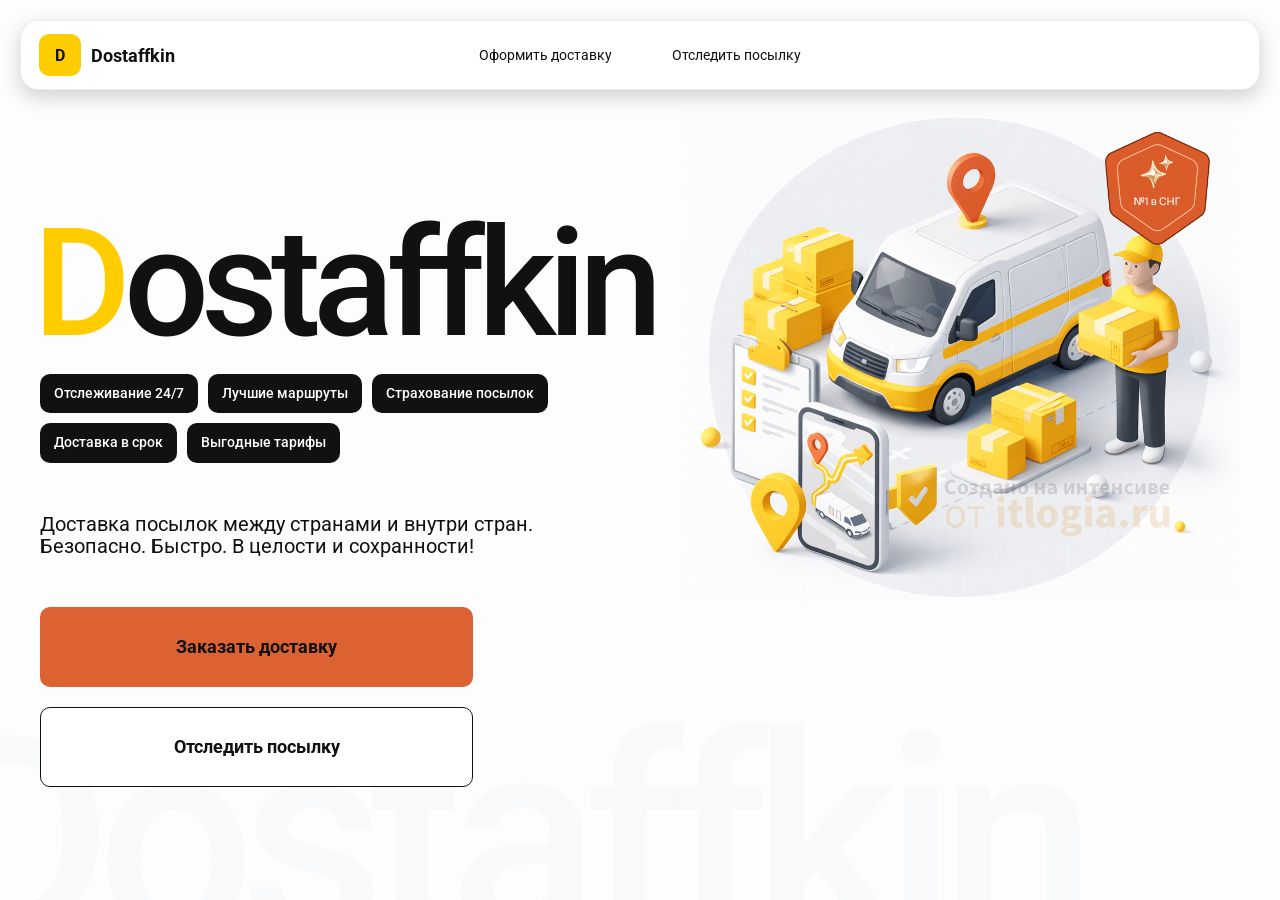
<file: urok2/index.html>
<!DOCTYPE html>
<html lang="ru">

<head>
    <meta charset="UTF-8">
    <meta name="viewport" content="width=device-width, initial-scale=1.0">
    <title>Dostaffkin - Доставка посылок между странами и внутри стран.Безопасно. Быстро. В целости и сохранности!
    </title>

    <link rel="stylesheet" href="styles/base.css" />
    <link rel="stylesheet" href="styles/base_adaptive.css" />
    <link rel="stylesheet" href="styles/index.css" />
    <link rel="stylesheet" href="styles/index_adaptive.css" />

    <div class="container">
        <header class="header">
            <a class="header-brand" href="#">
                <div class="header-logo">D</div>
                <div class="header-title">Dostaffkin</div>
            </a>
            <nav class="header-menu">
                <a class="header-link" href="./order.html">Оформить <span>доставку</span></a>
                <a class="header-link" href="./track.html">Отследить <span>посылку</span></a>
            </nav>
        </header>
        <main class="main">
            <section class="main-info">
                <div class="main-title">
                    <span>D</span>ostaffkin
                </div>
                <div class="main-features">
                    <div class="main-feature">Отслеживание 24/7</div>
                    <div class="main-feature">Лучшие маршруты</div>
                    <div class="main-feature">Страхование посылок</div>
                    <div class="main-feature">Доставка в срок</div>
                    <div class="main-feature">Выгодные тарифы</div>
                </div>
                <div class="main-description">
                    Доставка посылок между странами и внутри стран.
                    Безопасно. Быстро. В целости и сохранности!
                </div>
                <div class="main-actions">
                    <a class="button" type="button" href="./order.html">Заказать доставку</a>
                    <a class="button button-white" type="button" href="./track.html">Отследить посылку</a>
                </div>
            </section>
            <div class="main-title-ghost">Dostaffkin</div>
            <section class="main-image">
                <img src="images/main-image.png" alt="Main imag" />
            </section>
        </main>

    </div>
</head>

<body>

</body>

</html>
</file>
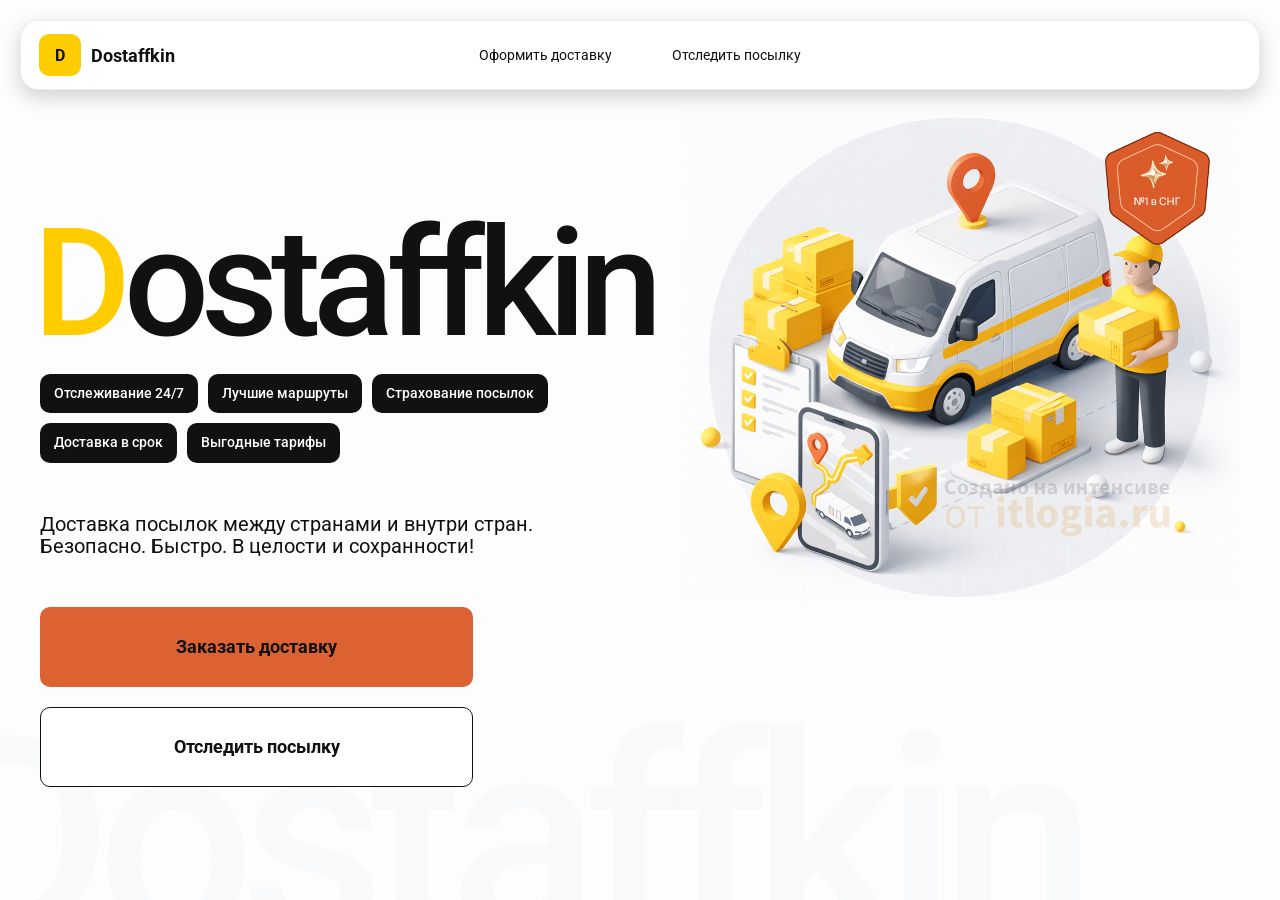
<file: itlogia/urok2/index.html>
<!DOCTYPE html>
<html lang="ru">

<head>
    <meta charset="UTF-8">
    <meta name="viewport" content="width=device-width, initial-scale=1.0">
    <title>Dostaffkin - Доставка посылок между странами и внутри стран. Безопасно. Быстро. В целости и сохранности!
    </title>

    <link rel="stylesheet" href="styles/base.css" />
    <link rel="stylesheet" href="styles/base_adaptive.css" />
    <link rel="stylesheet" href="styles/index.css" />
    <link rel="stylesheet" href="styles/index_adaptive.css" />

    <div class="container">
        <header class="header">
            <a class="header-brand" href="#">
                <div class="header-logo">D</div>
                <div class="header-title">Dostaffkin</div>
            </a>
            <nav class="header-menu">
                <a class="header-link" href="#">Оформить <span>доставку</span></a>
                <a class="header-link" href="#">Отследить <span>посылку</span></a>
            </nav>
        </header>
        <main class="main">
            <section class="main-info">
                <div class="main-title">
                    <span>D</span>ostaffkin
                </div>
                <div class="main-features">
                    <div class="main-feature">Отслеживание 24/7</div>
                    <div class="main-feature">Лучшие маршруты</div>
                    <div class="main-feature">Страхование посылок</div>
                    <div class="main-feature">Доставка в срок</div>
                    <div class="main-feature">Выгодные тарифы</div>
                </div>
                <div class="main-description">
                    Доставка посылок между странами и внутри стран.
                    Безопасно. Быстро. В целости и сохранности!
                </div>
                <div class="main-actions">
                    <a class="button" type="button" href="./order.html">Заказать доставку</a>
                    <a class="button button-white" type="button" href="./track.html">Отследить посылку</a>
                </div>
            </section>
            <div class="main-title-ghost">Dostaffkin</div>
            <section class="main-image">
                <img src="images/main-image.png" alt="Main image" />
            </section>
        </main>

    </div>
</head>

<body>

</body>

</html>
</file>
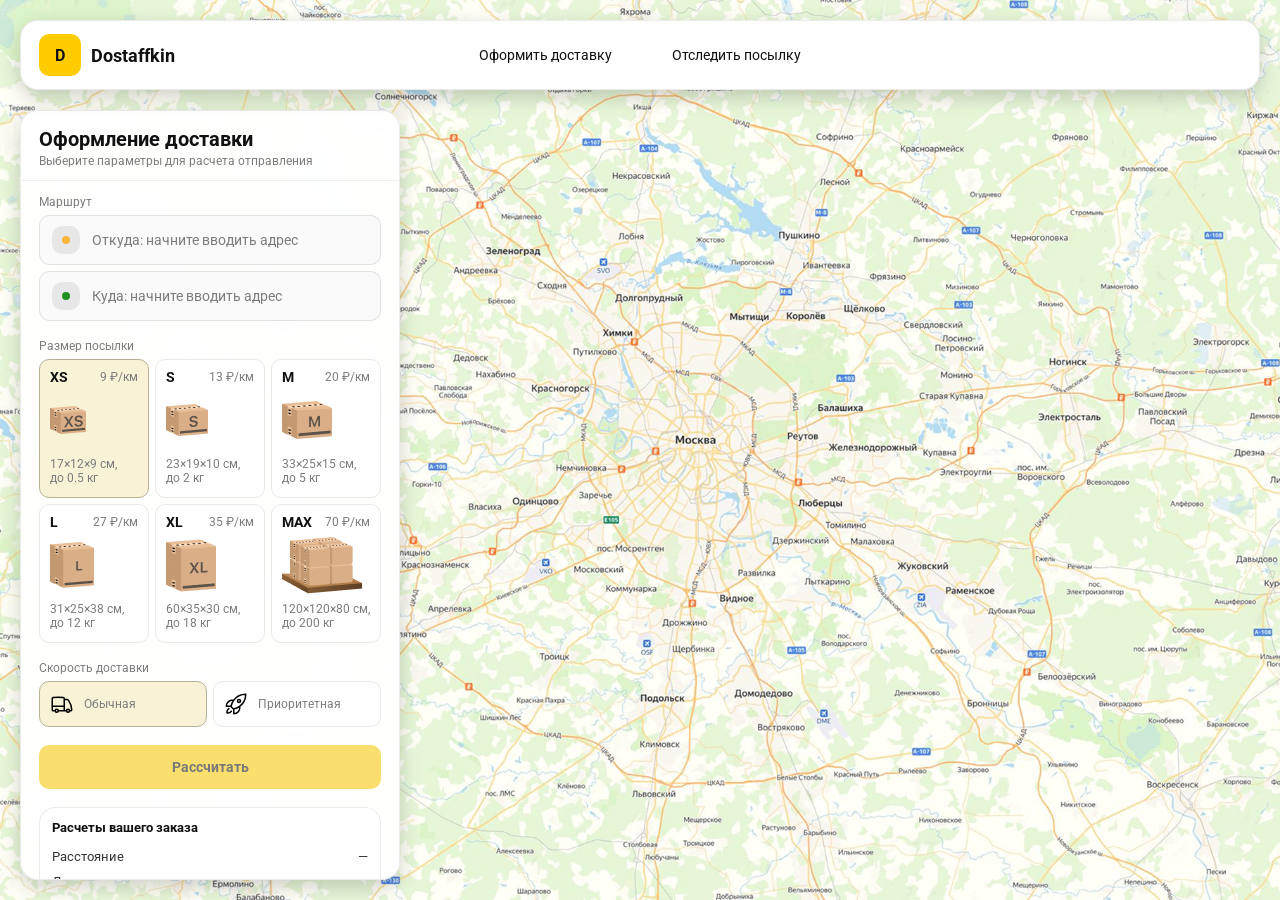
<file: urok2/order.html>
<!doctype html>
<html lang="ru">

<head>
    <meta charset="utf-8" />
    <meta name="viewport" content="width=device-width,initial-scale=1.0">
    <title>Оформление доставки</title>

    <link rel="stylesheet" href="styles/base.css" />
    <link rel="stylesheet" href="styles/base_adaptive.css" />

    <link rel="stylesheet" href="styles/order.css" />
    <link rel="stylesheet" href="styles/order_adaptive.css" />
</head>

<body>
    <div id="map">
        <header class="header">
            <a class="header-brand" href="./index.html">
                <div class="header-logo">D</div>
                <div class="header-title">Dostaffkin</div>
            </a>
            <nav class="header-menu">
                <a class="header-link" href="#">Оформить <span>доставку</span></a>
                <a class="header-link" href="./track.html">Отследить <span>посылку</span></a>
            </nav>
        </header>
        <aside class="main" id="sidebar">
            <div class="main-header">
                <div class="main-title">Оформление доставки</div>
                <div class="main-text">Выберите параметры для расчета отправления</div>
            </div>
            <div class="main-content">
                <div class="main-route">
                    <div class="main-block-title">Маршрут</div>
                    <div class="main-fields">
                        <div class="main-field" id="fromField">
                            <div class="main-pin"></div>
                            <input id="from" placeholder="Откуда: начните вводить адрес" autocomplete="off" />
                            <div class="main-ac" id="fromAc" role="listbox" aria-label="Подсказки адресов"></div>
                        </div>

                        <div class="main-field" id="toField">
                            <div class="main-pin"></div>
                            <input id="to" placeholder="Куда: начните вводить адрес" autocomplete="off" />
                            <div class="main-ac" id="toAc" role="listbox" aria-label="Подсказки адресов"></div>
                        </div>
                    </div>
                </div>
                <div class="main-package">
                    <div class="main-block-title">Размер посылки</div>

                    <div class="main-sizes">
                        <div class="main-size-card is-active" data-value="xs">
                            <div class="main-size-top">
                                <div class="main-size-label">XS</div>
                                <div class="main-size-rate">9 ₽/км</div>
                            </div>
                            <div class="main-size-media">
                                <img src="images/sizes/xs.png" alt="Короб XS" />
                            </div>
                            <div class="main-size-description">17×12×9 см,<br>до 0.5 кг</div>
                        </div>

                        <div class="main-size-card" data-value="s">
                            <div class="main-size-top">
                                <div class="main-size-label">S</div>
                                <div class="main-size-rate">13 ₽/км</div>
                            </div>
                            <div class="main-size-media">
                                <img src="images/sizes/s.png" alt="Короб S" />
                            </div>
                            <div class="main-size-description">23×19×10 см,<br>до 2 кг</div>
                        </div>

                        <div class="main-size-card" data-value="m">
                            <div class="main-size-top">
                                <div class="main-size-label">M</div>
                                <div class="main-size-rate">20 ₽/км</div>
                            </div>
                            <div class="main-size-media">
                                <img src="images/sizes/m.png" alt="Короб M" />
                            </div>
                            <div class="main-size-description">33×25×15 см,<br>до 5 кг</div>
                        </div>

                        <div class="main-size-card" data-value="l">
                            <div class="main-size-top">
                                <div class="main-size-label">L</div>
                                <div class="main-size-rate">27 ₽/км</div>
                            </div>
                            <div class="main-size-media">
                                <img src="images/sizes/l.png" alt="Короб L" />
                            </div>
                            <div class="main-size-description">31×25×38 см,<br>до 12 кг</div>
                        </div>

                        <div class="main-size-card" data-value="xl">
                            <div class="main-size-top">
                                <div class="main-size-label">XL</div>
                                <div class="main-size-rate">35 ₽/км</div>
                            </div>
                            <div class="main-size-media">
                                <img src="images/sizes/xl.png" alt="Короб XL" />
                            </div>
                            <div class="main-size-description">60×35×30 см,<br>до 18 кг</div>
                        </div>

                        <div class="main-size-card" data-value="max">
                            <div class="main-size-top">
                                <div class="main-size-label">MAX</div>
                                <div class="main-size-rate">70 ₽/км</div>
                            </div>
                            <div class="main-size-media main-size-media-palleta">
                                <img src="images/sizes/max.png" alt="Паллета" />
                            </div>
                            <div class="main-size-description">120×120×80 см,<br>до 200 кг</div>
                        </div>
                    </div>
                </div>
                <div class="main-speed">
                    <div class="main-block-title">Скорость доставки</div>

                    <div class="main-speeds">
                        <div class="main-speed-card is-active" data-value="regular">
                            <img class="main-speed-media" src="images/icons/regular.svg" alt="Regular" />
                            <div class="main-speed-description">Обычная</div>
                        </div>
                        <div class="main-speed-card" data-value="fast">
                            <img class="main-speed-media" src="images/icons/fast.svg" alt="Fast" />
                            <div class="main-speed-description">Приоритетная</div>
                        </div>

                    </div>
                </div>
                <div class="main-calculate-block">
                    <button id="calc" class="button calculate-button" type="button" disabled>Рассчитать</button>
                </div>
                <div class="main-result" id="result">
                    <div class="main-result-title">Расчеты вашего заказа</div>
                    <div class="main-result-lines">
                        <div class="main-result-line"><span>Расстояние</span><span id="distanceValue">—</span></div>
                        <div class="main-result-line"><span>Доставим через</span><span id="durationValue">—</span></div>
                        <div class="main-result-line"><span>Тариф</span><span id="rateValue">—</span></div>
                    </div>
                    <div class="main-price">
                        <div class="main-price-label">Итого</div>
                        <div class="main-price-value" id="totalValue">—</div>
                    </div>
                </div>
                <div class="main-order-box">
                    <div class="main-order-form" id="orderForm">
                        <div class="main-order-title">Оформление доставки</div>
                        <div class="main-block-info-row">
                            <div class="main-block-title">Контакты</div>
                            <div class="order-fields">
                                <div class="main-field">
                                    <input id="customerName" placeholder="Ваше имя" autocomplete="off" />
                                </div>
                                <div class="main-field">
                                    <input id="customerPhone" placeholder="Ваш телефон" autocomplete="off"
                                        inputmode="tel" />
                                </div>
                            </div>
                        </div>
                        <div class="main-block-info-row extra-info">
                            <div class="main-block-title">Дополнительная информация</div>
                            <div class="main-field textarea">
                                <textarea id="comment" placeholder="Детали доставки и комментарии"></textarea>
                            </div>
                        </div>
                        <button id="submit" class="button main-submit-request" type="button" disabled>Отправить
                            заявку
                        </button>
                    </div>

                    <div class="main-order-success" id="orderSuccess">
                        <div class="main-success-icon">✓</div>
                        <div class="main-success-title">Заявка отправлена!</div>
                        <div class="main-success-title">Номер отправления – <span id="orderId"></span></div>
                        <div class="main-success-subtitle">Мы скоро свяжемся с вами</div>
                    </div>
                </div>

            </div>
        </aside>
    </div>
</body>

</html>
</file>
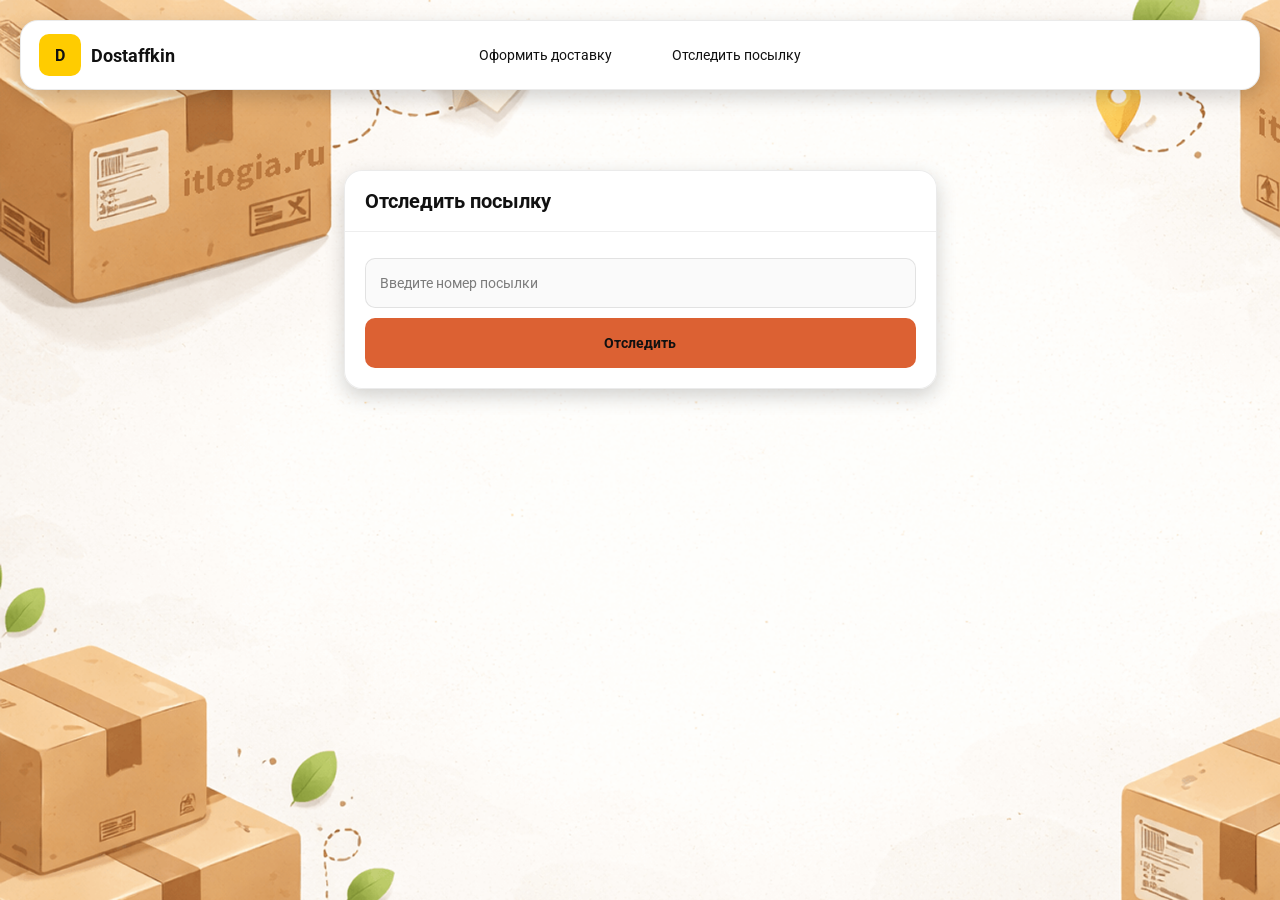
<file: urok2/track.html>
<!doctype html>
<html lang="ru">

<head>
    <meta charset="utf-8" />
    <meta name="viewport" content="width=device-width,initial-scale=1.0">
    <title>Отследить посылку</title>
    <link rel="stylesheet" href="styles/base.css" />
    <link rel="stylesheet" href="styles/base_adaptive.css" />

    <link rel="stylesheet" href="styles/track.css" />
    <link rel="stylesheet" href="styles/track_adaptive.css" />
</head>

<body>
    <div class="container">
        <header class="header">
            <a class="header-brand" href="./index.html">
                <div class="header-logo">D</div>
                <div class="header-title">Dostaffkin</div>
            </a>
            <nav class="header-menu">
                <a class="header-link" href="./order.html">Оформить <span>доставку</span></a>
                <a class="header-link" href="#">Отследить <span>посылку</span></a>
            </nav>
        </header>
        <main class="track-content">
            <section class="track-card track-search">
                <div class="track-title">Отследить посылку</div>
                <div class="track-action">
                    <div class="main-field track-field">
                        <input id="trackNumber" placeholder="Введите номер посылки" autocomplete="off" />
                    </div>
                    <button id="trackButton" class="button track-button" type="button">Отследить</button>
                </div>
            </section>
            <section class="track-card track-result" id="trackResult">
                <div class="track-result-header">
                    <div class="track-id" id="trackIdValue"></div>
                    <div class="track-routes">
                        <div class="track-route">
                            <div class="track-route-pin">
                                <svg xmlns="http://www.w3.org/2000/svg" fill="none" viewBox="0 0 24 24"
                                    stroke-width="1.5" stroke="orange" class="size-6">
                                    <path stroke-linecap="round" stroke-linejoin="round"
                                        d="M15 10.5a3 3 0 1 1-6 0 3 3 0 0 1 6 0Z" />
                                    <path stroke-linecap="round" stroke-linejoin="round"
                                        d="M19.5 10.5c0 7.142-7.5 11.25-7.5 11.25S4.5 17.642 4.5 10.5a7.5 7.5 0 1 1 15 0Z" />
                                </svg>
                            </div>
                            <div class="track-route-address" id="trackFromValue">
                                Откуда: Москва, улица Арбат, 1
                            </div>
                        </div>
                        <div class="track-route track-route-arrow">
                            <svg xmlns="http://www.w3.org/2000/svg" fill="none" viewBox="0 0 24 24" stroke-width="1.5"
                                stroke="currentColor" class="size-6">
                                <path stroke-linecap="round" stroke-linejoin="round"
                                    d="M19.5 13.5 12 21m0 0-7.5-7.5M12 21V3" />
                            </svg>
                        </div>
                        <div class="track-route">
                            <div class="track-route-pin">
                                <svg xmlns="http://www.w3.org/2000/svg" fill="none" viewBox="0 0 24 24"
                                    stroke-width="1.5" stroke="green" class="size-6">
                                    <path stroke-linecap="round" stroke-linejoin="round"
                                        d="M15 10.5a3 3 0 1 1-6 0 3 3 0 0 1 6 0Z" />
                                    <path stroke-linecap="round" stroke-linejoin="round"
                                        d="M19.5 10.5c0 7.142-7.5 11.25-7.5 11.25S4.5 17.642 4.5 10.5a7.5 7.5 0 1 1 15 0Z" />
                                </svg>
                            </div>
                            <div class="track-route-address" id="trackToValue">
                                Куда: Минск, проспект Независимости, 58
                            </div>
                        </div>
                    </div>
                </div>
                <div class="track-info">
                    <div class="track-status-title">Статус данной посылки:</div>
                    <div class="track-status-list" id="trackStatusList">


                        <div class="track-status created">
                            <img src="images/icons/created.svg" class="track-status-icon" alt="Created">
                            <div class="track-status-text">
                                <div class="track-status-text-state">Создан</div>
                                <div class="track-status-text-date">10.01.2026</div>
                            </div>
                        </div>

                        <div class="track-status in-way">
                            <img src="images/icons/in-way.svg" class="track-status-icon" alt="In way">
                            <div class="track-status-text">
                                <div class="track-status-text-state">В пути: Москва</div>
                                <div class="track-status-text-date">18.01.2026</div>
                            </div>
                        </div>

                        <div class="track-status ready">
                            <img src="images/icons/ready.svg" class="track-status-icon" alt="Ready">
                            <div class="track-status-text">
                                <div class="track-status-text-state">Готов к выдаче</div>
                                <div class="track-status-text-date">25.01.2026</div>
                            </div>
                        </div>

                        <div class="track-status done">
                            <img src="images/icons/done.svg" class="track-status-icon" alt="Done">
                            <div class="track-status-text">
                                <div class="track-status-text-state">Вручен</div>
                                <div class="track-status-text-date">27.01.2026</div>
                            </div>
                        </div>

                    </div>
                </div>
            </section>
        </main>

    </div>
</body>

</html>
</file>
<file: urok2/styles/base.css>
*,
*::before,
*::after {
  box-sizing: border-box;
}

@font-face {
  font-family: "Roboto";
  src: url("../fonts/Roboto-Regular.ttf");
  font-weight: normal;
}

@font-face {
  font-family: "Roboto";
  src: url("../fonts/Roboto-Bold.ttf");
  font-weight: bold;
}

@font-face {
  font-family: "Roboto";
  src: url("../fonts/Roboto-Medium.ttf");
  font-weight: 500;
}

html,
body {
  margin: 0;
  color: #111111;
  font-family: "Roboto", sans-serif;
}

body {
  background: #fdfdfd;
}

.header {
  border-radius: 18px;
  box-shadow: 0 7px 20px 0 #0000002e;
  backdrop-filter: blur(10px);
  background: #ffffff;
  left: 20px;
  border: 1px solid rgba(0, 0, 0, 0.08);
  position: fixed;
  right: 20px;
  top: 20px;
  padding: 14px 18px;
  height: 70px;
  display: flex;
  align-items: center;
  z-index: 6;
}

.header-brand {
    display: flex;
    align-items: center;
    text-decoration: none;
    gap: 10px;
}

.header-logo {
    width: 42px;
    height: 42px;
    border-radius: 10px;
    background: #FFCC00;
    display: grid;
    place-items: center;
    font-weight: bold;
    color: #111;
}

.header-title {
    font-size: 18px;
    font-weight: bold;
    color: #111111;
    text-decoration: none;
}

.header-menu {
    display: flex;
    align-items: center;
    gap: 60px;
    margin: 0;
    position: absolute;
    left: 50%;
    transform: translateX(-50%);
}

.header-link {
    font-size: 14px;
    color: #111111;
    text-decoration: none;
}

.button {
    border: 0;
    outline: none;
    height: 44px;
    border-radius: 10px;
    font-size: 14px;
    font-weight: bold;
    cursor: pointer;
    font-family: inherit;
    transition: transform .08s ease, opacity .12s ease;
    background: #dc6133;
    color: #111111;
    text-align: center;
    text-decoration: none;
}

.button:hover {
    background-color: #E5BC19;
}

.button:disabled {
    cursor: not-allowed;
    background-color: #FADE6E;
    color: #787878;
    transform: none;
}

.button.button-white {
    background: #ffffff;
    border: 1px solid #111111;
}

.button.button-white:hover {
    background: rgb(241 241 241);
}

.main-field {
    display: flex;
    align-items: center;
    margin-top: 6px;
    gap: 10px;
    border: 1px solid #1111111A;
    background: #FAFAFA;
    border-radius: 10px;
    padding: 10px 12px;
    position: relative;
    box-sizing: border-box;
    height: 50px;
}

.main-field.textarea {
    height: auto;
}

.main-pin {
    width: 28px;
    height: 28px;
    border-radius: 10px;
    background: rgba(17, 17, 17, 0.08);
    display: grid;
    place-items: center;
    flex: 0 0 auto;
    position: relative;
}

.main-pin::before {
    content: "";
    width: 8px;
    height: 8px;
    border-radius: 999px;
    background: orange;
    opacity: .75;
    display: block;
}

.main-field:last-child .main-pin::before {
    background: green;
    opacity: .85;
}

input, textarea {
    width: 100%;
    border: 0;
    outline: none;
    background: transparent;
    font-size: 14px;
    color: #111111;
    font-family: inherit;
}

textarea {
    resize: vertical;
    min-height: 72px;
    padding: 2px 0;
}

input::placeholder, textarea::placeholder {
    color: #7C7C7C;
}

.main-field:focus-within {
    border-color: rgba(0, 0, 0, 0.20);
    box-shadow: 0 0 0 4px rgba(255, 204, 0, 0.35);
    background: rgba(255, 255, 255, 0.75);
}
</file>
<file: urok2/styles/base_adaptive.css>
@media (max-width: 767px) {
    .header {
        left: 10px;
        right: 10px;
        top: 10px;
    }

    .header-link span {
        display: none;
    }

    .header-menu {
        gap: 20px;
        justify-content: flex-start;
        margin: 0 0 0 30px;
        position: static;
        transform: none;
    }
}

@media (max-width: 420px) {
    .header-title {
        display: none;
    }
}

@media (max-width: 374px) {
    .header-menu {
        gap: 10px;
        margin: 0 0 0 10px;
    }
}
</file>
<file: urok2/styles/index.css>
.container {
  overflow: hidden;
  min-height: 100vh;
}

.main {
    padding: 111px 40px 40px;
    position: relative;
    display: flex;
}

.main-info {
    max-width: 840px;
    width: 100%;
    position: relative;
}

.main-title {
    margin-top: 98px;
    font-weight: 500;
    font-size: 200px;
    line-height: 1;
    letter-spacing: -0.05em;
    color: #111111;
    left: -15px;
    position: relative;
}

.main-title span {
    color: #ffcc00;
}

.main-features {
    margin-top: 15px;
    display: flex;
    flex-wrap: wrap;
    gap: 10px;
}

.main-feature {
    background: #111111;
    color: #ffffff;
    padding: 12px 14px;
    font-weight: 500;
    font-size: 14px;
    line-height: 1.1;
    border-radius: 10px;
}

.main-description {
    margin-top: 50px;
    max-width: 500px;
    font-size: 20px;
    line-height: 1.1;
    color: #111111;
}

.main-actions {
    margin-top: 50px;
    display: flex;
    flex-direction: column;
    gap: 20px;
}

.main-actions .button {
    height: 80px;
    width: 433px;
    font-size: 18px;
    font-weight: bold;
    place-items: center;
    display: grid;
}

.main-title-ghost {
    position: absolute;
    z-index: -1;
    left: -70px;
    bottom: -150px;
    font-weight: 500;
    font-size: 278px;
    line-height: 1;
    letter-spacing: -0.05em;
    color: #ECEDF04D;
}

.main-image {
    width: 1024px;
    top: 100px;
    z-index: -2;
}

.main-image img {
    width: 100%;
    max-width: 1024px;
    height: auto;
    display: block;
}
</file>
<file: urok2/styles/index_adaptive.css>
@media (max-width: 1760px) {
    .main-title {
        font-size: 150px;
        left: -7px;
    }

    .main-info {
        max-width: 640px;
    }
}

@media (max-width: 1200px) {
    .main-info {
        max-width: 540px;
    }

    .main {
        padding: 111px 20px 20px;
    }

    .main-title {
        font-size: 120px;
        left: -4px;
    }

    .main-title-ghost {
        font-size: 220px;
    }
}

@media (max-width: 1024px) {
    .main-title {
        margin-top: 30px;
    }

    .main {
        flex-direction: column-reverse;
    }

    .main-image {
        max-width: 350px;
        position: absolute;
        left: 370px;
        top: 370px;
    }

    .main-info {
        max-width: 100%;
    }

    .main-actions {
        gap: 10px;
    }

    .main-actions .button {
        height: 50px;
        font-size: 14px;
        width: auto;
        max-width: 300px;
    }

    .main-description {
        max-width: 350px;
    }
}

@media (max-width: 570px) {
    .main-title {
        font-size: 88px;
    }

    .main-description {
        max-width: 100%
    }

    .main-actions {
       width: 100%;
    }

    .main-actions .button {
        width: 100%;
        max-width: 100%
    }

    .main-image {
        max-width: 650px;
        position: absolute;
        left: 170px;
        top: 70px;
        opacity: 0.2;
    }
}

@media (max-width: 400px) {
    .main-title {
        font-size: 70px;
    }
}
</file>
<file: itlogia/urok2/styles/base.css>
*,
*::before,
*::after {
  box-sizing: border-box;
}

@font-face {
  font-family: "Roboto";
  src: url("../fonts/Roboto-Regular.ttf");
  font-weight: normal;
}

@font-face {
  font-family: "Roboto";
  src: url("../fonts/Roboto-Bold.ttf");
  font-weight: bold;
}

@font-face {
  font-family: "Roboto";
  src: url("../fonts/Roboto-Medium.ttf");
  font-weight: 500;
}

html,
body {
  margin: 0;
  color: #111111;
  font-family: "Roboto", sans-serif;
}

body {
  background: #fdfdfd;
}

.header {
  border-radius: 18px;
  box-shadow: 0 7px 20px 0 #0000002e;
  backdrop-filter: blur(10px);
  background: #ffffff;
  left: 20px;
  border: 1px solid rgba(0, 0, 0, 0.08);
  position: fixed;
  right: 20px;
  top: 20px;
  padding: 14px 18px;
  height: 70px;
  display: flex;
  align-items: center;
  z-index: 6;
}

.header-brand {
    display: flex;
    align-items: center;
    text-decoration: none;
    gap: 10px;
}

.header-logo {
    width: 42px;
    height: 42px;
    border-radius: 10px;
    background: #FFCC00;
    display: grid;
    place-items: center;
    font-weight: bold;
    color: #111;
}

.header-title {
    font-size: 18px;
    font-weight: bold;
    color: #111111;
    text-decoration: none;
}

.header-menu {
    display: flex;
    align-items: center;
    gap: 60px;
    margin: 0;
    position: absolute;
    left: 50%;
    transform: translateX(-50%);
}

.header-link {
    font-size: 14px;
    color: #111111;
    text-decoration: none;
}

.button {
    border: 0;
    outline: none;
    height: 44px;
    border-radius: 10px;
    font-size: 14px;
    font-weight: bold;
    cursor: pointer;
    font-family: inherit;
    transition: transform .08s ease, opacity .12s ease;
    background: #dc6133;
    color: #111111;
    text-align: center;
    text-decoration: none;
}

.button:hover {
    background-color: #E5BC19;
}

.button:disabled {
    cursor: not-allowed;
    background-color: #FADE6E;
    color: #787878;
    transform: none;
}

.button.button-white {
    background: #ffffff;
    border: 1px solid #111111;
}

.button.button-white:hover {
    background: rgb(241 241 241);
}
</file>
<file: itlogia/urok2/styles/base_adaptive.css>
@media (max-width: 767px) {
    .header {
        left: 10px;
        right: 10px;
        top: 10px;
    }

    .header-link span {
        display: none;
    }

    .header-menu {
        gap: 20px;
        justify-content: flex-start;
        margin: 0 0 0 30px;
        position: static;
        transform: none;
    }
}

@media (max-width: 420px) {
    .header-title {
        display: none;
    }
}

@media (max-width: 374px) {
    .header-menu {
        gap: 10px;
        margin: 0 0 0 10px;
    }
}
</file>
<file: itlogia/urok2/styles/index.css>
.container {
  overflow: hidden;
  min-height: 100vh;
}

.main {
    padding: 111px 40px 40px;
    position: relative;
    display: flex;
}

.main-info {
    max-width: 840px;
    width: 100%;
    position: relative;
}

.main-title {
    margin-top: 98px;
    font-weight: 500;
    font-size: 200px;
    line-height: 1;
    letter-spacing: -0.05em;
    color: #111111;
    left: -15px;
    position: relative;
}

.main-title span {
    color: #ffcc00;
}

.main-features {
    margin-top: 15px;
    display: flex;
    flex-wrap: wrap;
    gap: 10px;
}

.main-feature {
    background: #111111;
    color: #ffffff;
    padding: 12px 14px;
    font-weight: 500;
    font-size: 14px;
    line-height: 1.1;
    border-radius: 10px;
}

.main-description {
    margin-top: 50px;
    max-width: 500px;
    font-size: 20px;
    line-height: 1.1;
    color: #111111;
}

.main-actions {
    margin-top: 50px;
    display: flex;
    flex-direction: column;
    gap: 20px;
}

.main-actions .button {
    height: 80px;
    width: 433px;
    font-size: 18px;
    font-weight: bold;
    place-items: center;
    display: grid;
}

.main-title-ghost {
    position: absolute;
    z-index: -1;
    left: -70px;
    bottom: -150px;
    font-weight: 500;
    font-size: 278px;
    line-height: 1;
    letter-spacing: -0.05em;
    color: #ECEDF04D;
}

.main-image {
    width: 1024px;
    top: 100px;
    z-index: -2;
}

.main-image img {
    width: 100%;
    max-width: 1024px;
    height: auto;
    display: block;
}
</file>
<file: itlogia/urok2/styles/index_adaptive.css>
@media (max-width: 1760px) {
    .main-title {
        font-size: 150px;
        left: -7px;
    }

    .main-info {
        max-width: 640px;
    }
}

@media (max-width: 1200px) {
    .main-info {
        max-width: 540px;
    }

    .main {
        padding: 111px 20px 20px;
    }

    .main-title {
        font-size: 120px;
        left: -4px;
    }

    .main-title-ghost {
        font-size: 220px;
    }
}

@media (max-width: 1024px) {
    .main-title {
        margin-top: 30px;
    }

    .main {
        flex-direction: column-reverse;
    }

    .main-image {
        max-width: 350px;
        position: absolute;
        left: 370px;
        top: 370px;
    }

    .main-info {
        max-width: 100%;
    }

    .main-actions {
        gap: 10px;
    }

    .main-actions .button {
        height: 50px;
        font-size: 14px;
        width: auto;
        max-width: 300px;
    }

    .main-description {
        max-width: 350px;
    }
}

@media (max-width: 570px) {
    .main-title {
        font-size: 88px;
    }

    .main-description {
        max-width: 100%
    }

    .main-actions {
       width: 100%;
    }

    .main-actions .button {
        width: 100%;
        max-width: 100%
    }

    .main-image {
        max-width: 650px;
        position: absolute;
        left: 170px;
        top: 70px;
        opacity: 0.2;
    }
}

@media (max-width: 400px) {
    .main-title {
        font-size: 70px;
    }
}
</file>
<file: urok2/styles/order.css>
#map {
    background-image: url("../images/order-bg.png");
    background-size: cover;
    position: fixed;
    inset: 0;
}

.main {
    border-radius: 18px;
    box-shadow: 0 7px 20px 0 #0000002E;
    backdrop-filter: blur(10px);
    background: rgba(255, 255, 255, 0.96);
    left: 20px;
    border: 1px solid rgba(0, 0, 0, 0.08);
    position: fixed;
    top: 110px;
    bottom: 20px;
    width: 380px;
    display: flex;
    flex-direction: column;
    overflow: hidden;
    z-index: 5;
}

.main-header {
    padding: 18px 18px 12px 18px;
    border-bottom: 1px solid rgba(0, 0, 0, 0.06);
    display: flex;
    flex-direction: column;
}

.main-title {
    font-size: 20px;
    line-height: 100%;
    font-weight: bold;
}

.main-text {
    font-size: 12px;
    margin-top: 5px;
    color: #7C7C7C;
}

.main-content {
    padding: 14px 18px 18px 18px;
    overflow: auto;
    scrollbar-width: none;
    display: flex;
    flex-direction: column;
    gap: 18px;
    flex: 1;
}

.main-block-title {
    font-size: 12px;
    color: #7C7C7C;
}

.main-route .main-block-title,
.main-package .main-block-title {
    margin-bottom: 6px;
}

.main-sizes {
    display: grid;
    gap: 6px;
    grid-template-columns: repeat(3, 1fr);
}

.main-size-card {
    border: 1px solid #E8E8E7;
    background: #FFFFFF;
    border-radius: 10px;
    padding: 10px;
    cursor: pointer;
    user-select: none;
    transition: transform .08s ease, border-color .12s ease, background .12s ease;
    min-height: 139px;
}

.main-size-card:hover {
    transform: translateY(-1px);
}

.main-size-card.is-active {
    background-color: #F8F2D6;
    border-color: #B7B196;
}

.main-size-top {
    display: flex;
    align-items: center;
    justify-content: space-between;
}

.main-size-label {
    font-weight: bold;
    font-size: 14px;
    color: #111111;
    line-height: 100%;
}

.main-size-rate {
    font-size: 12px;
    color: #7C7C7C;
    line-height: 100%;
}

.main-size-media {
    margin-top: 8px;
    height: 57px;
}

.main-size-description {
    margin-top: 8px;
    font-size: 12px;
    color: #7C7C7C;
    line-height: 1.2;
}

.calculate-button {
    width: 100%;
}

.main-result {
    border: 1px solid rgba(0, 0, 0, 0.08);
    background: rgba(255, 255, 255, 0.75);
    border-radius: 16px;
    padding: 12px;
    line-height: 1.25;
}

.main-result-title {
    font-weight: bold;
    font-size: 13px;
    color: #111111;
    margin-bottom: 13px;
}

.main-result-lines {
    gap: 8px;
    display: flex;
    flex-direction: column;
}

.main-result-line {
    font-size: 13px;
    color: rgba(17, 17, 17, 0.85);
    display: flex;
    justify-content: space-between;
}

.main-price {
    margin-top: 18px;
    padding-top: 10px;
    border-top: 1px dashed rgba(0, 0, 0, 0.12);
    display: flex;
    align-items: baseline;
    justify-content: space-between;
}

.main-price-label {
    font-size: 12px;
    color: rgba(17, 17, 17, 0.55);
}

.main-price-value {
    font-size: 20px;
    font-weight: bold;
    color: #111111;
    letter-spacing: -0.3px;
}

.main-order-box {
    background: #ffffff;
    border: 1px solid #E8E8E7;
    border-radius: 10px;
    padding: 12px;
}

.main-order-title {
    margin-bottom: 8px;
    font-weight: bold;
    font-size: 14px;
    color: #111111;
}

.main-block-info {
    display: flex;
    flex-direction: column;
    gap: 6px;
}

.order-fields {
    display: grid;
    grid-template-columns: 1fr 1fr;
    column-gap: 10px;
    margin-top: 6px;
}

.main-block-info-row.extra-info {
    display: block;
    margin-top: 13px;
}

.main-submit-request {
    width: 100%;
    margin-top: 6px;
}

.main-order-success {
    display: none;
    text-align: center;
    padding: 22px 12px;
    gap: 12px;
}

.main-order-success.is-visible {
    display: flex;
    flex-direction: column;
    align-items: center;
}

.main-success-icon {
    width: 56px;
    height: 56px;
    border-radius: 50%;
    background: #16a34a;
    color: #ffffff;
    display: grid;
    place-items: center;
    font-size: 30px;
}

.main-success-title {
    font-size: 14px;
    font-weight: bold;
    color: #111111;
}

.main-success-subtitle {
    font-size: 12px;
    color: rgba(17, 17, 17, 0.55);
    line-height: 1.3;
}

.main-speed .main-block-title {
    margin-bottom: 6px;
}

.main-speeds {
    display: grid;
    gap: 6px;
    grid-template-columns: repeat(2, 1fr);
}

.main-speed-card {
    border: 1px solid #E8E8E7;
    background: #FFFFFF;
    border-radius: 10px;
    padding: 10px;
    cursor: pointer;
    user-select: none;
    transition: transform .08s ease, border-color .12s ease, background .12s ease;
    display: flex;
    align-items: center;
    gap: 10px;
}

.main-speed-card:hover {
    transform: translateY(-1px);
}

.main-speed-card.is-active {
    background-color: #F8F2D6;
    border-color: #B7B196;
}

.main-speed-description {
    font-size: 12px;
    color: #7C7C7C;
    line-height: 1.2;
}
</file>
<file: urok2/styles/order_adaptive.css>
@media (max-width: 767px) {
    .main {
        left: 10px;
        right: 10px;
        top: 50%;
        bottom: 12px;
        width: auto;
        max-width: none;
    }
}

@media (max-width: 420px) {
    .main-sizes {
        grid-template-columns: repeat(2, 1fr);
    }
}
</file>
<file: urok2/styles/track.css>
.container {
    background: #F4F4F4 url("../images/track-bg.png");
    background-size: cover;
    min-height: 100vh;
    padding: 170px 0 50px 0;
}

.track-content {
    width: 593px;
    margin: 0 auto;
}

.track-card {
    width: 100%;
    border-radius: 18px;
    box-shadow: 0 7px 20px 0 #0000002E;
    backdrop-filter: blur(10px);
    background: rgba(255, 255, 255, 0.96);
    border: 1px solid rgba(0, 0, 0, 0.08);
}

.track-title {
    font-size: 20px;
    line-height: 100%;
    font-weight: bold;
    border-bottom: 1px solid #EEEEEE;
    padding: 20px;
}

.track-action {
    padding: 20px;
}

.track-button {
    width: 100%;
    height: 50px;
}

.track-field {
    margin-bottom: 10px;
}

.track-result {
    margin-top: 5px;
    display: none;
}

.track-result.is-visible {
    display: block;
}

.track-result-header {
    font-weight: bold;
    font-size: 14px;
    color: #111111;
    padding: 20px;
    border-bottom: 1px solid #EEEEEE;
}

.track-id {
    margin-bottom: 12px;
    font-size: 20px;
}

.track-routes {
    display: flex;
    flex-direction: column;
    gap: 10px;
    font-weight: normal;
}

.track-route {
    display: flex;
    align-items: center;
    gap: 10px;
}

.track-route-pin {
    width: 24px;
    height: 24px;
    flex-shrink: 0;
}

.track-route-arrow {
    padding: 15px 0;
    width: 24px;
    height: 24px;
}

.track-info {
    padding: 20px;
}

.track-status {
    display: flex;
    align-items: center;
    font-size: 12px;
    gap: 10px;
}

.track-status-title {
    font-size: 14px;
    color: #111111;
    margin-bottom: 20px;
}

.track-status-list {
    display: flex;
    flex-direction: column;
    gap: 15px;
}

.track-status-icon {
    width: 40px;
    height: 40px;
    border-radius: 50%;
    background: rgba(17, 17, 17, 0.08);
    display: grid;
    place-items: center;
    flex: 0 0 auto;
}

.track-status.created .track-status-icon {
    background-color: #F1CB00;
}

.track-status.in-way .track-status-icon {
    background-color: #F08A11;
}

.track-status.ready .track-status-icon {
    background-color: #A35D0A;
}

.track-status.done .track-status-icon {
    background-color: #37C93B;
}

.track-status-text {
    display: flex;
    align-items: center;
    justify-content: space-between;
    color: #111111;
    font-size: 12px;
    flex: 1;
}

.track-status-date {
    color: rgba(17, 17, 17, 0.55);
}
</file>
<file: urok2/styles/track_adaptive.css>
@media (max-width: 767px) {
    .container {
        padding: 130px 0 50px 0;
    }

    .track-content {
        width: 100%;
        padding-left: 10px;
        padding-right: 10px;
    }

    .track-result-header {
        padding: 20px;
    }
}
</file>
